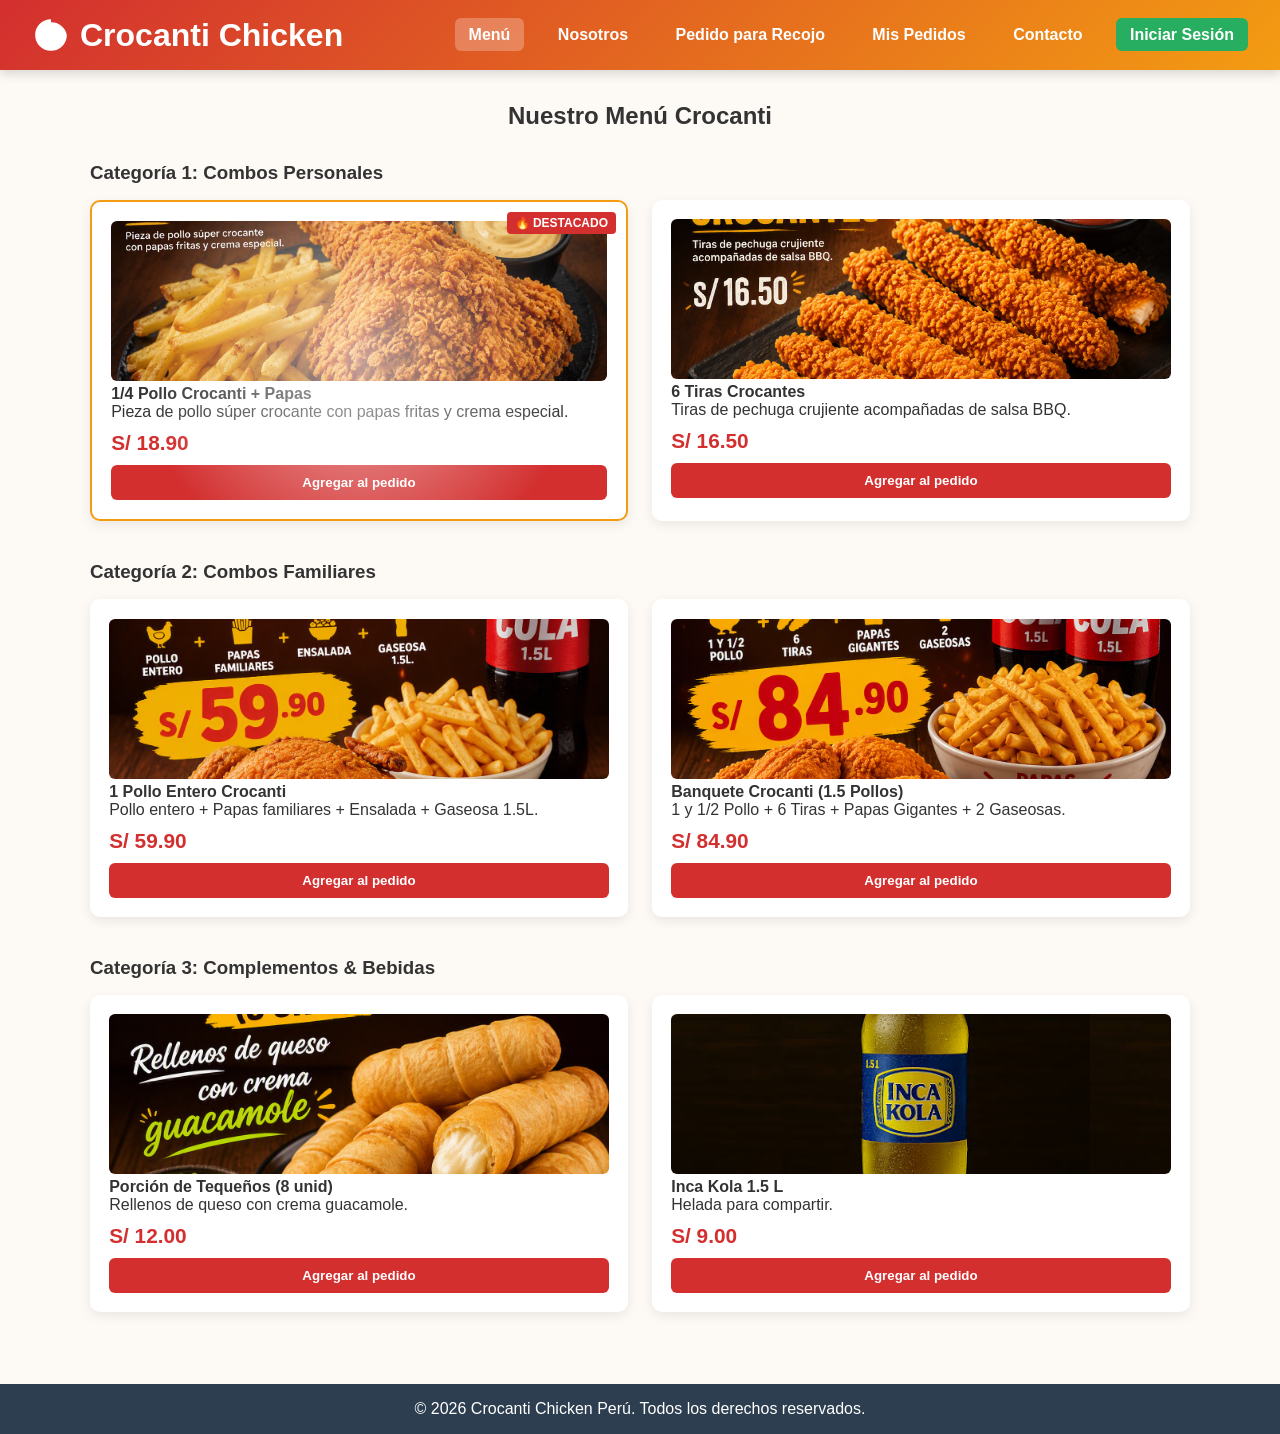
<file: index.html>
<!DOCTYPE html>
<html lang="es">
<head>
  <meta charset="UTF-8">
  <meta name="viewport" content="width=device-width, initial-scale=1.0">
  <title>Crocanti Chicken Perú - Menú</title>
  <!-- 1. Estilo independiente exclusivo para index.html -->
  <link rel="stylesheet" href="CSS/index.css">
</head>
<body>
  <!-- ENCABEZADO CON DEGRADADO Y SVG ANIMADO -->
  <header>
    <div class="logo">
      <svg class="svg-icono-pollo" viewBox="0 0 24 24">
        <path d="M12,2A10,10 0 0,0 2,12A10,10 0 0,0 12,22A10,10 0 0,0 22,12A10,10 0 0,0 12,4Z"/>
      </svg>
      <h1>Crocanti Chicken</h1>
    </div>
    <nav>
      <a href="index.html" class="active">Menú</a>
      <a href="nosotros.html">Nosotros</a>
      <a href="pedido.html">Pedido para Recojo</a>
      <a href="consulta.html">Mis Pedidos</a>
      <!-- Enlace dinámico al Panel para Admin / Empleado -->
      <a href="panel.html" id="nav-panel" style="display: none; background-color: #2a9d8f;" class="btn-nav">⚙ Panel Admin</a>
      <a href="contacto.html">Contacto</a>
      <a href="login.html" id="nav-login" class="btn-nav">Iniciar Sesión</a>
      <button id="btn-logout" class="btn-logout" style="display: none;">Cerrar Sesión</button>
    </nav>
  </header>

  <main>
    <h2 style="text-align: center; margin-bottom: 2rem;">Nuestro Menú Crocanti</h2>

    <!-- CATEGORÍA 1: COMBOS PERSONALES -->
    <section class="categoria-seccion cat-1">
      <h3> Categoría 1: Combos Personales</h3>
      <div class="grid-promos">
        <div class="card card-destacado vapor-efecto">
          <img src="img/IMAGEN 1.png" alt="Combo Personal" style="width: 100%; height: 160px; object-fit: cover; border-radius: 6px;">
          <h4>1/4 Pollo Crocanti + Papas</h4>
          <p>Pieza de pollo súper crocante con papas fritas y crema especial.</p>
          <span class="precio">S/ 18.90</span>
          <button type="button" class="btn-agregar">Agregar al pedido</button>
        </div>
        <div class="card">
          <img src="img/IMAGEN 2.png" alt="Tiras Crocantes" style="width: 100%; height: 160px; object-fit: cover; border-radius: 6px;">
          <h4>6 Tiras Crocantes</h4>
          <p>Tiras de pechuga crujiente acompañadas de salsa BBQ.</p>
          <span class="precio">S/ 16.50</span>
          <button type="button" class="btn-agregar">Agregar al pedido</button>
        </div>
      </div>
    </section>

    <!-- CATEGORÍA 2: COMBOS FAMILIARES -->
    <section class="categoria-seccion cat-2">
      <h3> Categoría 2: Combos Familiares</h3>
      <div class="grid-promos">
        <div class="card">
          <img src="img/IMAGEN 3.png" alt="Combo Familiar" style="width: 100%; height: 160px; object-fit: cover; border-radius: 6px;">
          <h4>1 Pollo Entero Crocanti</h4>
          <p>Pollo entero + Papas familiares + Ensalada + Gaseosa 1.5L.</p>
          <span class="precio">S/ 59.90</span>
          <button type="button" class="btn-agregar">Agregar al pedido</button>
        </div>
        <div class="card">
          <img src="img/IMAGEN 4.png" alt="Banquete Crocanti" style="width: 100%; height: 160px; object-fit: cover; border-radius: 6px;">
          <h4>Banquete Crocanti (1.5 Pollos)</h4>
          <p>1 y 1/2 Pollo + 6 Tiras + Papas Gigantes + 2 Gaseosas.</p>
          <span class="precio">S/ 84.90</span>
          <button type="button" class="btn-agregar">Agregar al pedido</button>
        </div>
      </div>
    </section>

    <!-- CATEGORÍA 3: COMPLEMENTOS Y BEBIDAS -->
    <section class="categoria-seccion cat-3">
      <h3> Categoría 3: Complementos & Bebidas</h3>
      <div class="grid-promos">
        <div class="card">
          <img src="img/IMAGEN 5.png" alt="Tequeños" style="width: 100%; height: 160px; object-fit: cover; border-radius: 6px;">
          <h4>Porción de Tequeños (8 unid)</h4>
          <p>Rellenos de queso con crema guacamole.</p>
          <span class="precio">S/ 12.00</span>
          <button type="button" class="btn-agregar">Agregar al pedido</button>
        </div>
        <div class="card">
          <img src="img/IMAGEN 6.jpg" alt="Gaseosa" style="width: 100%; height: 160px; object-fit: cover; border-radius: 6px;">
          <h4>Inca Kola 1.5 L</h4>
          <p>Helada para compartir.</p>
          <span class="precio">S/ 9.00</span>
          <button type="button" class="btn-agregar">Agregar al pedido</button>
        </div>
      </div>
    </section>
  </main>

  <footer>
    <p>&copy; 2026 Crocanti Chicken Perú. Todos los derechos reservados.</p>
  </footer>

  <script>
    // 1. Verificar sesión con la clave del sistema
    const usuarioData = localStorage.getItem('usuario_crocanti');
    
    if (usuarioData) {
      const userObj = JSON.parse(usuarioData);
      const navLogin = document.getElementById('nav-login');
      const btnLogout = document.getElementById('btn-logout');

      if (navLogin) {
        navLogin.textContent = `Hola, ${userObj.nombre}`;
        navLogin.href = 'consulta.html';
      }

      if (btnLogout) {
        btnLogout.style.display = 'inline-block';
        btnLogout.addEventListener('click', () => {
          localStorage.removeItem('usuario_crocanti');
          localStorage.removeItem('carrito_crocanti');
          window.location.href = 'login.html';
        });
      }

      // Habilitar enlace al panel para administración y empleados
      const rol = (userObj.rol || '').toLowerCase();
      if (rol === 'admin' || rol === 'administrador' || rol === 'empleado') {
        const navPanel = document.getElementById('nav-panel');
        if (navPanel) navPanel.style.display = 'inline-block';
      }
    }

    // 2. Funcionalidad para botones "Agregar al pedido"
    const botonesAgregar = document.querySelectorAll('.btn-agregar');
    
    botonesAgregar.forEach(boton => {
      boton.addEventListener('click', (e) => {
        const card = e.target.closest('.card');
        const nombreProducto = card.querySelector('h4').textContent;
        const precioProducto = card.querySelector('.precio').textContent;
        
        const itemSeleccionado = `${nombreProducto} (${precioProducto})`;

        let carrito = JSON.parse(localStorage.getItem('carrito_temporal')) || [];
        carrito.push(itemSeleccionado);
        
        localStorage.setItem('carrito_temporal', JSON.stringify(carrito));

        alert(`¡Agregado!: ${itemSeleccionado}`);
        window.location.href = 'pedido.html';
      });
    });
  </script>
</body>
</html>
</file>
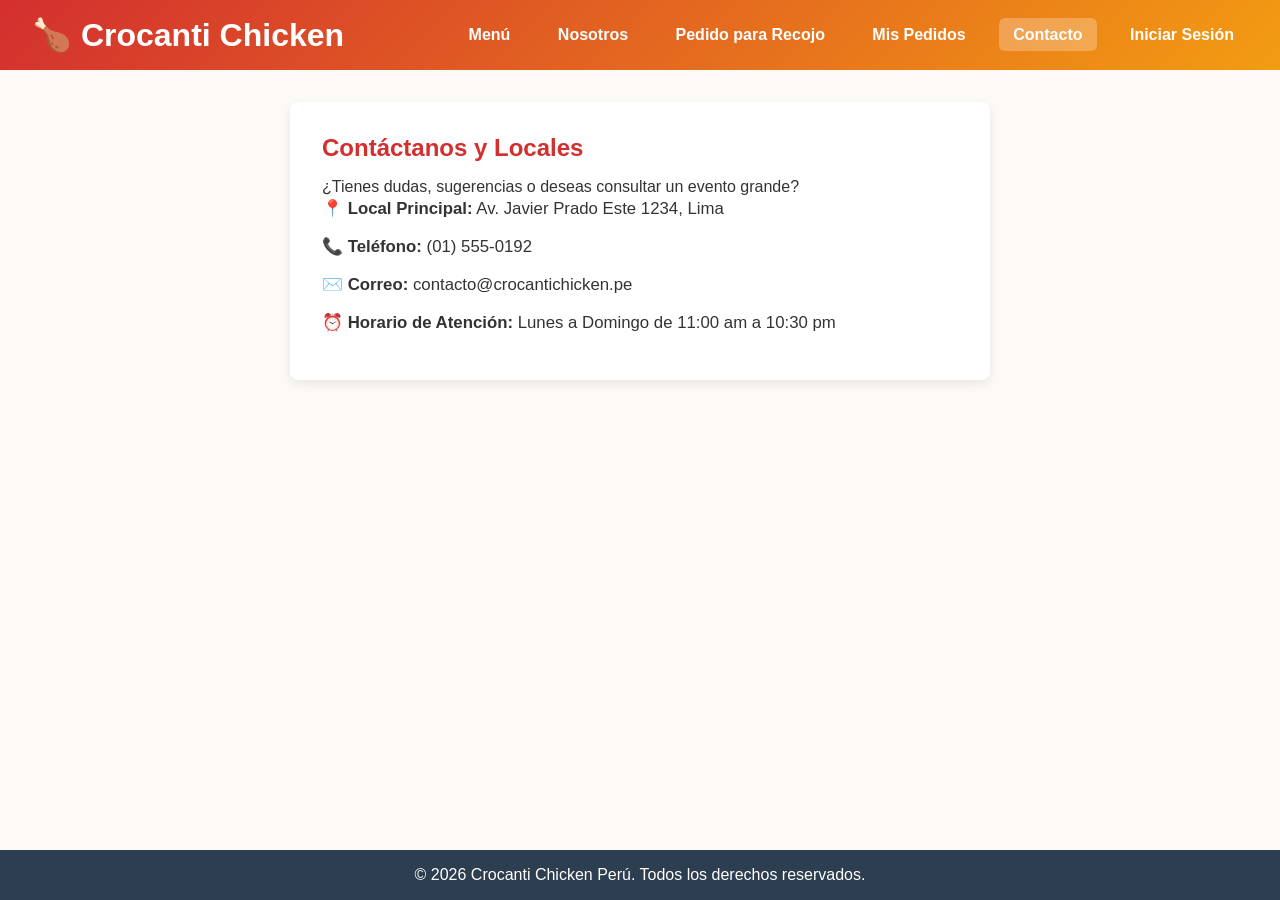
<file: contacto.html>
<!DOCTYPE html>
<html lang="es">
<head>
  <meta charset="UTF-8">
  <meta name="viewport" content="width=device-width, initial-scale=1.0">
  <title>Crocanti Chicken Perú - Contacto</title>
  <!-- Estilo independiente exclusivo para contacto.html -->
  <link rel="stylesheet" href="CSS/contacto.css">
</head>
<body>
  <header>
    <div class="logo">
      <h1>🍗 Crocanti Chicken</h1>
    </div>
    <nav>
      <a href="index.html">Menú</a>
      <a href="nosotros.html">Nosotros</a>
      <a href="pedido.html">Pedido para Recojo</a>
      <a href="consulta.html">Mis Pedidos</a>
      <!-- Enlace dinámico al Panel Admin -->
      <a href="panel.html" id="nav-panel" style="display: none; background-color: #2a9d8f;" class="btn-nav">⚙️ Panel Admin</a>
      <a href="contacto.html" class="active">Contacto</a>
      <a href="login.html" id="nav-login" class="btn-nav">Iniciar Sesión</a>
    </nav>
  </header>

  <main>
    <section class="seccion-contacto">
      <h2>Contáctanos y Locales</h2>
      <p>¿Tienes dudas, sugerencias o deseas consultar un evento grande?</p>
      
      <div class="info-contacto">
        <p><strong>📍 Local Principal:</strong> Av. Javier Prado Este 1234, Lima</p>
        <p><strong>📞 Teléfono:</strong> (01) 555-0192</p>
        <p><strong>✉️ Correo:</strong> contacto@crocantichicken.pe</p>
        <p><strong>⏰ Horario de Atención:</strong> Lunes a Domingo de 11:00 am a 10:30 pm</p>
      </div>
    </section>
  </main>

  <footer>
    <p>&copy; 2026 Crocanti Chicken Perú. Todos los derechos reservados.</p>
  </footer>

  <script type="module">
    const usuarioData = localStorage.getItem('usuario_crocanti') || localStorage.getItem('usuario_activo');
    if (usuarioData) {
      const userObj = JSON.parse(usuarioData);
      const navLogin = document.getElementById('nav-login');
      
      if (navLogin) {
        navLogin.textContent = `Hola, ${userObj.nombre}`;
        navLogin.href = 'consulta.html';
      }

      // Mostrar el panel de control si el usuario es administrador o empleado
      if (userObj.rol === 'administrador' || userObj.rol === 'empleado') {
        const navPanel = document.getElementById('nav-panel');
        if (navPanel) navPanel.style.display = 'inline-block';
      }
    }
  </script>
</body>
</html>
</file>
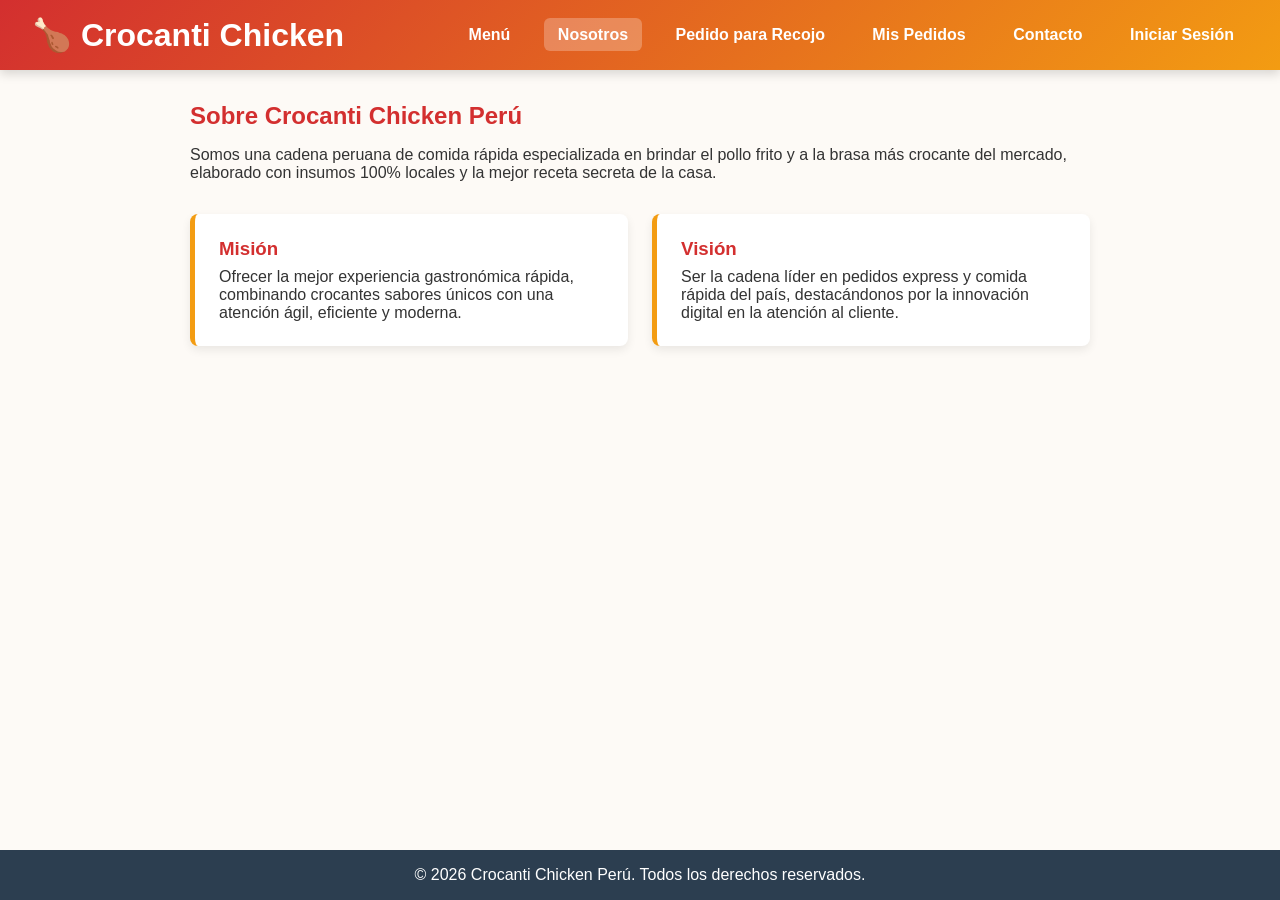
<file: nosotros.html>
<!DOCTYPE html>
<html lang="es">
<head>
  <meta charset="UTF-8">
  <meta name="viewport" content="width=device-width, initial-scale=1.0">
  <title>Crocanti Chicken Perú - Nosotros</title>
  <!-- Estilo independiente exclusivo para nosotros.html -->
  <link rel="stylesheet" href="CSS/nosotros.css">
</head>
<body>
  <header>
    <div class="logo">
      <h1>🍗 Crocanti Chicken</h1>
    </div>
    <nav>
      <a href="index.html">Menú</a>
      <a href="nosotros.html" class="active">Nosotros</a>
      <a href="pedido.html">Pedido para Recojo</a>
      <a href="consulta.html">Mis Pedidos</a>
      <!-- Enlace dinámico al Panel Admin -->
      <a href="panel.html" id="nav-panel" style="display: none; background-color: #2a9d8f;" class="btn-nav">⚙️ Panel Admin</a>
      <a href="contacto.html">Contacto</a>
      <a href="login.html" id="nav-login" class="btn-nav">Iniciar Sesión</a>
    </nav>
  </header>

  <main>
    <section class="seccion-nosotros">
      <h2>Sobre Crocanti Chicken Perú</h2>
      <p>Somos una cadena peruana de comida rápida especializada en brindar el pollo frito y a la brasa más crocante del mercado, elaborado con insumos 100% locales y la mejor receta secreta de la casa.</p>
      
      <div class="grid-nosotros">
        <div class="box-nosotros">
          <h3>Misión</h3>
          <p>Ofrecer la mejor experiencia gastronómica rápida, combinando crocantes sabores únicos con una atención ágil, eficiente y moderna.</p>
        </div>
        <div class="box-nosotros">
          <h3>Visión</h3>
          <p>Ser la cadena líder en pedidos express y comida rápida del país, destacándonos por la innovación digital en la atención al cliente.</p>
        </div>
      </div>
    </section>
  </main>

  <footer>
    <p>&copy; 2026 Crocanti Chicken Perú. Todos los derechos reservados.</p>
  </footer>

  <script type="module">
    const usuarioData = localStorage.getItem('usuario_crocanti') || localStorage.getItem('usuario_activo');
    if (usuarioData) {
      const userObj = JSON.parse(usuarioData);
      const navLogin = document.getElementById('nav-login');
      
      if (navLogin) {
        navLogin.textContent = `Hola, ${userObj.nombre}`;
        navLogin.href = 'consulta.html';
      }

      // Mostrar el panel de control si el usuario es administrador o empleado
      if (userObj.rol === 'administrador' || userObj.rol === 'empleado') {
        const navPanel = document.getElementById('nav-panel');
        if (navPanel) navPanel.style.display = 'inline-block';
      }
    }
  </script>
</body>
</html>
</file>
<file: CSS/index.css>
* {
  box-sizing: border-box;
  margin: 0;
  padding: 0;
}

body {
  font-family: 'Segoe UI', Tahoma, Geneva, Verdana, sans-serif;
  background-color: #fdfaf6;
  color: #333;
  display: flex;
  flex-direction: column;
  min-height: 100vh;
}

/* EFECTO 1: Degradado rojo-amarillo en el encabezado */
header {
  background: linear-gradient(135deg, #d32f2f 0%, #f39c12 100%);
  color: white;
  padding: 1rem 2rem;
  display: flex;
  justify-content: space-between;
  align-items: center;
  box-shadow: 0 4px 10px rgba(0,0,0,0.15);
}

.logo {
  display: flex;
  align-items: center;
  gap: 10px;
}

/* EFECTO 3: Ícono SVG de pollo/bolsa animado */
.svg-icono-pollo {
  width: 38px;
  height: 38px;
  fill: #fff;
  animation: rebotePollo 2s infinite ease-in-out;
}

@keyframes rebotePollo {
  0%, 100% { transform: translateY(0) rotate(0deg); }
  50% { transform: translateY(-6px) rotate(-5deg); }
}

/* TRANSICIÓN 3: Color en las opciones del menú de navegación */
nav a {
  color: white;
  text-decoration: none;
  margin-left: 15px;
  font-weight: bold;
  padding: 8px 14px;
  border-radius: 6px;
  transition: background-color 0.3s ease, color 0.3s ease;
}

nav a:hover, nav a.active {
  background-color: rgba(255, 255, 255, 0.25);
  color: #fff;
}

.btn-nav { background-color: #27ae60; }

main {
  flex: 1;
  max-width: 1100px;
  width: 90%;
  margin: 2rem auto;
}

/* ANIMACIÓN 3: Aparición progresiva del menú por categoría */
.categoria-seccion {
  opacity: 0;
  animation: aparicionProgresiva 0.8s forwards ease-out;
  margin-bottom: 2.5rem;
}

.cat-1 { animation-delay: 0.2s; }
.cat-2 { animation-delay: 0.5s; }
.cat-3 { animation-delay: 0.8s; }

@keyframes aparicionProgresiva {
  from { opacity: 0; transform: translateY(30px); }
  to { opacity: 1; transform: translateY(0); }
}

.grid-promos {
  display: grid;
  grid-template-columns: repeat(auto-fit, minmax(260px, 1fr));
  gap: 1.5rem;
  margin-top: 1rem;
}

/* TRANSICIÓN 2 + EFECTO 2: Elevación y Sombra en las tarjetas de combo/producto */
.card {
  background: white;
  border-radius: 10px;
  padding: 1.2rem;
  box-shadow: 0 4px 12px rgba(0, 0, 0, 0.08); /* EFECTO 2 */
  transition: transform 0.3s cubic-bezier(0.25, 0.8, 0.25, 1), box-shadow 0.3s ease; /* TRANSICIÓN 2 */
  position: relative;
  overflow: hidden;
}

.card:hover {
  transform: translateY(-8px);
  box-shadow: 0 12px 20px rgba(0, 0, 0, 0.15);
}

/* ANIMACIÓN 1: Efecto de "vapor"/pulso sobre el producto destacado */
.card-destacado {
  border: 2px solid #f39c12;
}

.card-destacado::before {
  content: "🔥 DESTACADO";
  position: absolute;
  top: 10px;
  right: 10px;
  background: #d32f2f;
  color: white;
  font-size: 0.75rem;
  font-weight: bold;
  padding: 4px 8px;
  border-radius: 4px;
  z-index: 2;
}

.vapor-efecto {
  position: relative;
}

.vapor-efecto::after {
  content: "";
  position: absolute;
  top: 0;
  left: 50%;
  width: 100%;
  height: 100%;
  background: radial-gradient(circle, rgba(255, 255, 255, 0.6) 0%, rgba(255,255,255,0) 70%);
  transform: translateX(-50%);
  pointer-events: none;
  animation: pulsoVapor 2s infinite alternate ease-in-out;
}

@keyframes pulsoVapor {
  0% { opacity: 0.2; transform: translateX(-50%) scale(0.95); }
  100% { opacity: 0.8; transform: translateX(-50%) scale(1.08); }
}

.precio {
  display: block;
  margin: 10px 0;
  font-weight: bold;
  color: #d32f2f;
  font-size: 1.3rem;
}

/* TRANSICIÓN 1: Color en los botones "Agregar" */
.btn-agregar {
  background-color: #d32f2f;
  color: white;
  border: none;
  padding: 10px 16px;
  border-radius: 6px;
  font-weight: bold;
  cursor: pointer;
  width: 100%;
  transition: background-color 0.3s ease, transform 0.1s ease;
}

.btn-agregar:hover { background-color: #b71c1c; }
.btn-agregar:active { transform: scale(0.98); }

footer {
  background-color: #2c3e50;
  color: white;
  text-align: center;
  padding: 1rem;
  margin-top: auto;
}
</file>
<file: CSS/contacto.css>
* {
  box-sizing: border-box;
  margin: 0;
  padding: 0;
}

body {
  font-family: 'Segoe UI', Tahoma, Geneva, Verdana, sans-serif;
  background-color: #fdfaf6;
  color: #333;
  display: flex;
  flex-direction: column;
  min-height: 100vh;
}

/* EFECTO 1: Degradado rojo-amarillo */
header {
  background: linear-gradient(135deg, #d32f2f 0%, #f39c12 100%);
  color: white;
  padding: 1rem 2rem;
  display: flex;
  justify-content: space-between;
  align-items: center;
}

.logo { display: flex; align-items: center; gap: 10px; }

/* EFECTO 3: SVG Animado */
.svg-icono-pollo {
  width: 38px;
  height: 38px;
  fill: #fff;
  animation: rebotePollo 2s infinite ease-in-out;
}

@keyframes rebotePollo {
  0%, 100% { transform: translateY(0) rotate(0deg); }
  50% { transform: translateY(-6px) rotate(-5deg); }
}

/* TRANSICIÓN 3: Menú */
nav a {
  color: white;
  text-decoration: none;
  margin-left: 15px;
  font-weight: bold;
  padding: 8px 14px;
  border-radius: 6px;
  transition: background-color 0.3s ease;
}

nav a:hover, nav a.active { background-color: rgba(255, 255, 255, 0.25); }

main {
  flex: 1;
  max-width: 700px;
  width: 90%;
  margin: 2rem auto;
}

/* EFECTO 2: Sombra */
.seccion-contacto {
  background: white;
  padding: 2rem;
  border-radius: 8px;
  box-shadow: 0 4px 10px rgba(0,0,0,0.08);
}

.seccion-contacto h2 { color: #d32f2f; margin-bottom: 1rem; }

.info-contacto p {
  margin-bottom: 0.8rem;
  font-size: 1.05rem;
  line-height: 1.5;
}

footer {
  background-color: #2c3e50;
  color: white;
  text-align: center;
  padding: 1rem;
  margin-top: auto;
}
</file>
<file: CSS/nosotros.css>
* {
  box-sizing: border-box;
  margin: 0;
  padding: 0;
}

body {
  font-family: 'Segoe UI', Tahoma, Geneva, Verdana, sans-serif;
  background-color: #fdfaf6;
  color: #333;
  display: flex;
  flex-direction: column;
  min-height: 100vh;
}

/* EFECTO 1: Degradado rojo-amarillo */
header {
  background: linear-gradient(135deg, #d32f2f 0%, #f39c12 100%);
  color: white;
  padding: 1rem 2rem;
  display: flex;
  justify-content: space-between;
  align-items: center;
  box-shadow: 0 4px 10px rgba(0,0,0,0.15);
}

.logo { display: flex; align-items: center; gap: 10px; }

/* EFECTO 3: Ícono SVG animado */
.svg-icono-pollo {
  width: 38px;
  height: 38px;
  fill: #fff;
  animation: rebotePollo 2s infinite ease-in-out;
}

@keyframes rebotePollo {
  0%, 100% { transform: translateY(0) rotate(0deg); }
  50% { transform: translateY(-6px) rotate(-5deg); }
}

/* TRANSICIÓN 3: Color menú */
nav a {
  color: white;
  text-decoration: none;
  margin-left: 15px;
  font-weight: bold;
  padding: 8px 14px;
  border-radius: 6px;
  transition: background-color 0.3s ease;
}

nav a:hover, nav a.active { background-color: rgba(255, 255, 255, 0.25); }

main {
  flex: 1;
  max-width: 900px;
  width: 90%;
  margin: 2rem auto;
}

.seccion-nosotros h2 { color: #d32f2f; margin-bottom: 1rem; }

.grid-nosotros {
  display: grid;
  grid-template-columns: repeat(auto-fit, minmax(280px, 1fr));
  gap: 1.5rem;
  margin-top: 2rem;
}

/* TRANSICIÓN 2 + EFECTO 2: Sombra y elevación */
.box-nosotros {
  background: white;
  padding: 1.5rem;
  border-radius: 8px;
  box-shadow: 0 4px 10px rgba(0,0,0,0.08);
  border-left: 5px solid #f39c12;
  transition: transform 0.3s ease, box-shadow 0.3s ease;
}

.box-nosotros:hover {
  transform: translateY(-5px);
  box-shadow: 0 8px 16px rgba(0,0,0,0.12);
}

.box-nosotros h3 { color: #d32f2f; margin-bottom: 0.5rem; }

footer {
  background-color: #2c3e50;
  color: white;
  text-align: center;
  padding: 1rem;
  margin-top: auto;
}
</file>
